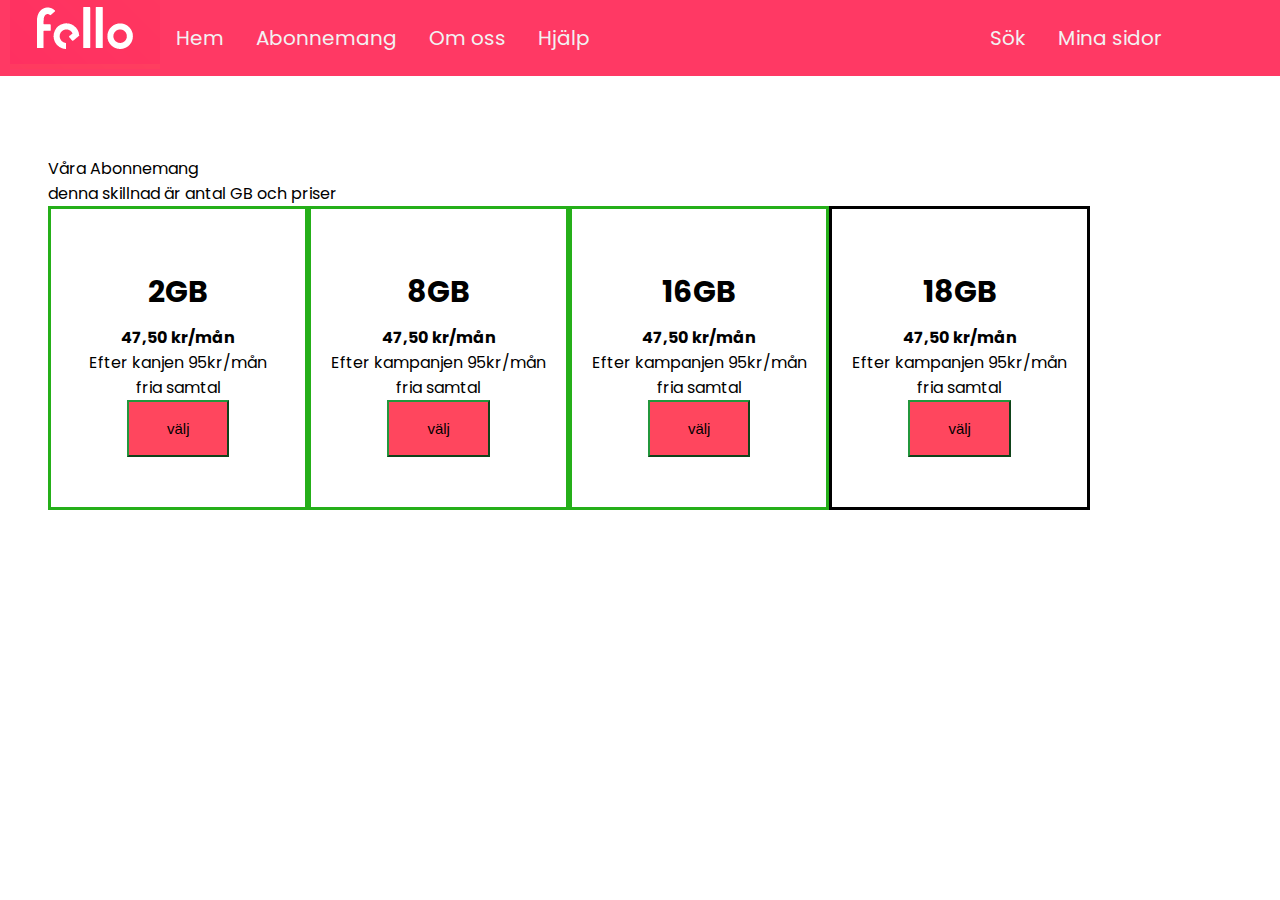
<file: Abonnemang.html>
<!DOCTYPE html>
<html lang="sv">

<head>
    <meta charset="UTF-8">
    <meta http-equiv="X-UA-Compatible" content="IE=edge">
    <!--I denna meta ska vi definiera nyckelord för sökmotorer.-->
    <meta name="keywords" content="HTML, CSS">
    <!--Definiera den som har gjort webbplatsen.-->
    <meta name="author" content="Joud Almualem">
    <!--Definiera lite beskrivning.-->
    <meta name="description" content="Webbplats för en pizzeria">
    <!--för att ställa in visningsporten så att webbplatsen 
                passar för alla enheter.-->
    <meta name="viewport" content="width=device-width, initial-scale=1.0">
    <!--Dokumentets title.-->
    <link rel="stylesheet" href="style.css">
    <script src="https://ajax.googleapis.com/ajax/libs/jquery/1.11.2/jquery.min.js"></script>  
    <title>Joud's Website</title>
</head>

<body class="abonnemang-page">

    <header class="header">
        <div class="logo"><img src="images/fello.png" alt="logo"></div>
        <!-- Hamburger icon -->
        <input class="side-menu" type="checkbox" id="side-menu">
        <label class="hamb" for="side-menu"><span class="hamb-line"></span></label>
        <nav class="nav">
            <div class="menu">
                <ul class="left-menu">
                    <li> <a href="index.html">Hem</a> </li>
                    <li> <a href="Abonnemang.html">Abonnemang</a> </li>
                    <li> <a href="Om_oss.html">Om oss</a></li>
                    <li> <a href="hjälp.html">Hjälp</a></li>
                </ul>
                <ul class="right-menu">
                    <li> <a href="Sök.html">Sök</a></li>
                    <li> <a href="Mina_Sidor.html">Mina sidor</a></li>
                </ul>
            </div>
        </nav>
    </header>

    <div class="abonnemang-content">
        <div>
            Våra Abonnemang
        </div>
        <div>
            denna skillnad är antal GB och priser
        </div>
        <div class="låda">
            <div class="square box">
                <p></p>
                <div>
                    <p> 2GB</p>
                </div>
                <b>47,50 kr/mån</b>

                <liten>
                    <p> Efter kanjen 95kr/mån
                </liten>
                </p>
                <div>fria samtal</div>
                <button class="chooseBtn"><a href="välja.html">välj</a></button>
            </div>

            <div class="squaree box">
                <p></p>
                <div>
                    <p> 8GB</p>
                </div>
                <b>47,50 kr/mån</b>
                <liten>
                    <p> Efter kampanjen 95kr/mån
                </liten>
                </p>
                <div>fria samtal</div>
                <button class="chooseBtn"><a href="välja.html">välj</a></button>
            </div>

            <div class="squareee box">
                <p></p>
                <div>
                    <p> 16GB</p>
                </div>
                <b>47,50 kr/mån</b>
                <liten>
                    <p> Efter kampanjen 95kr/mån
                </liten>
                </p>
                <div>fria samtal</div>
                <button class="chooseBtn"><a href="välja.html">välj</a></button>
            </div>
            <div class="squareeee box">
                <p></p>
                <div>
                    <p> 18GB</p>
                </div>
                <b>47,50 kr/mån</b>
                <liten>
                    <p> Efter kampanjen 95kr/mån
                </liten>
                </p>
                <div>fria samtal</div>
                <button class="chooseBtn"><a href="välja.html">välj</a></button>
            </div>
        </div>
    </div>


</body>
<script src="./javascript/Abonnemang.js"></script>
</html>
</file>
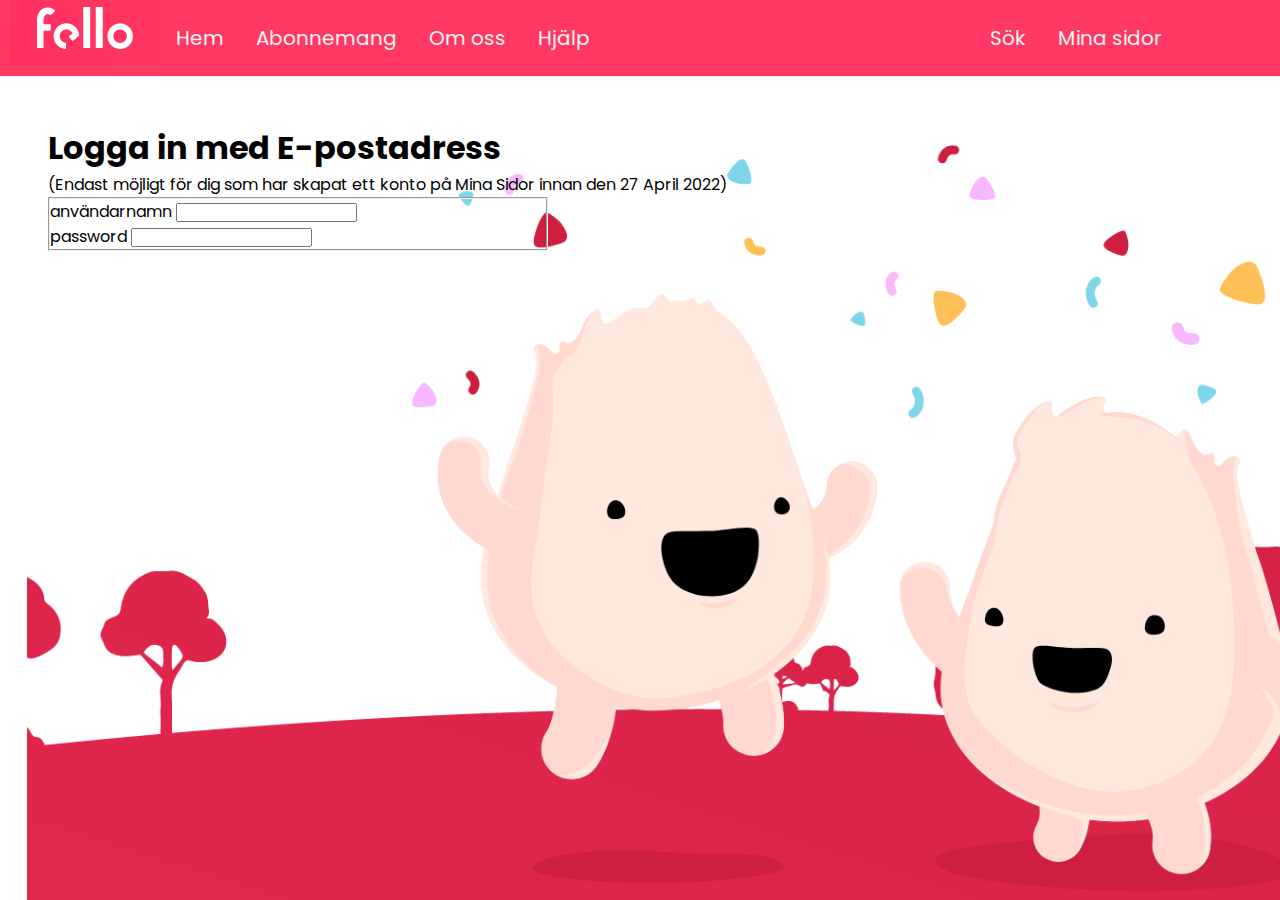
<file: inloggning.html>
<!DOCTYPE html>
<html lang="sv">

<head>
    <meta charset="UTF-8">
    <meta http-equiv="X-UA-Compatible" content="IE=edge">
    <!--I denna meta ska vi definiera nyckelord för sökmotorer.-->
    <meta name="keywords" content="HTML, CSS">
    <!--Definiera den som har gjort webbplatsen.-->
    <meta name="author" content="Joud Almualem">
    <!--Definiera lite beskrivning.-->
    <meta name="description" content="Webbplats för en pizzeria">
    <!--för att ställa in visningsporten så att webbplatsen 
                passar för alla enheter.-->
    <meta name="viewport" content="width=device-width, initial-scale=1.0">
    <!--Dokumentets title.-->
    <link rel="stylesheet" href="style.css">
    <title>Joud's Website</title>
</head>

<body class="minasidor-inloggning">
    <header class="header">
        <div class="logo"><img src="images/fello.png" alt="logo"></div>
        <!-- Hamburger icon -->
        <input class="side-menu" type="checkbox" id="side-menu">
        <label class="hamb" for="side-menu"><span class="hamb-line"></span></label>
        <nav class="nav">
            <div class="menu">
                <ul class="left-menu">
                    <li> <a href="index.html">Hem</a> </li>
                    <li> <a href="Abonnemang.html">Abonnemang</a> </li>
                    <li> <a href="Om_oss.html">Om oss</a></li>
                    <li> <a href="hjälp.html">Hjälp</a></li>
                </ul>
                <ul class="right-menu">
                    <li> <a href="Sök.html">Sök</a></li>
                    <li> <a href="Mina_Sidor.html">Mina sidor</a></li>
                </ul>
            </div>
        </nav>
    </header>

    <div class="inloggning-content">
        <h1>Logga in med E-postadress</h1>
        <p>(Endast möjligt för dig som har skapat ett konto på Mina Sidor innan den 27 April 2022)</p>

        <form id="form" name="form" method="post" action="">
            <fieldset style="width: 500px;">

                <label for="användarnamn"><E-postadress>användarnamn</E-postadress></label>
                <input type="text" name="fnamn" id="användarnamn" tabindex="1" />
                <br>

                <label for="postnr">password</label>
                <input type="text" name="postnr" id="postnr" tabindex="4" /> <br>
            </fieldset>
    </div>

</body>

</html>
</file>
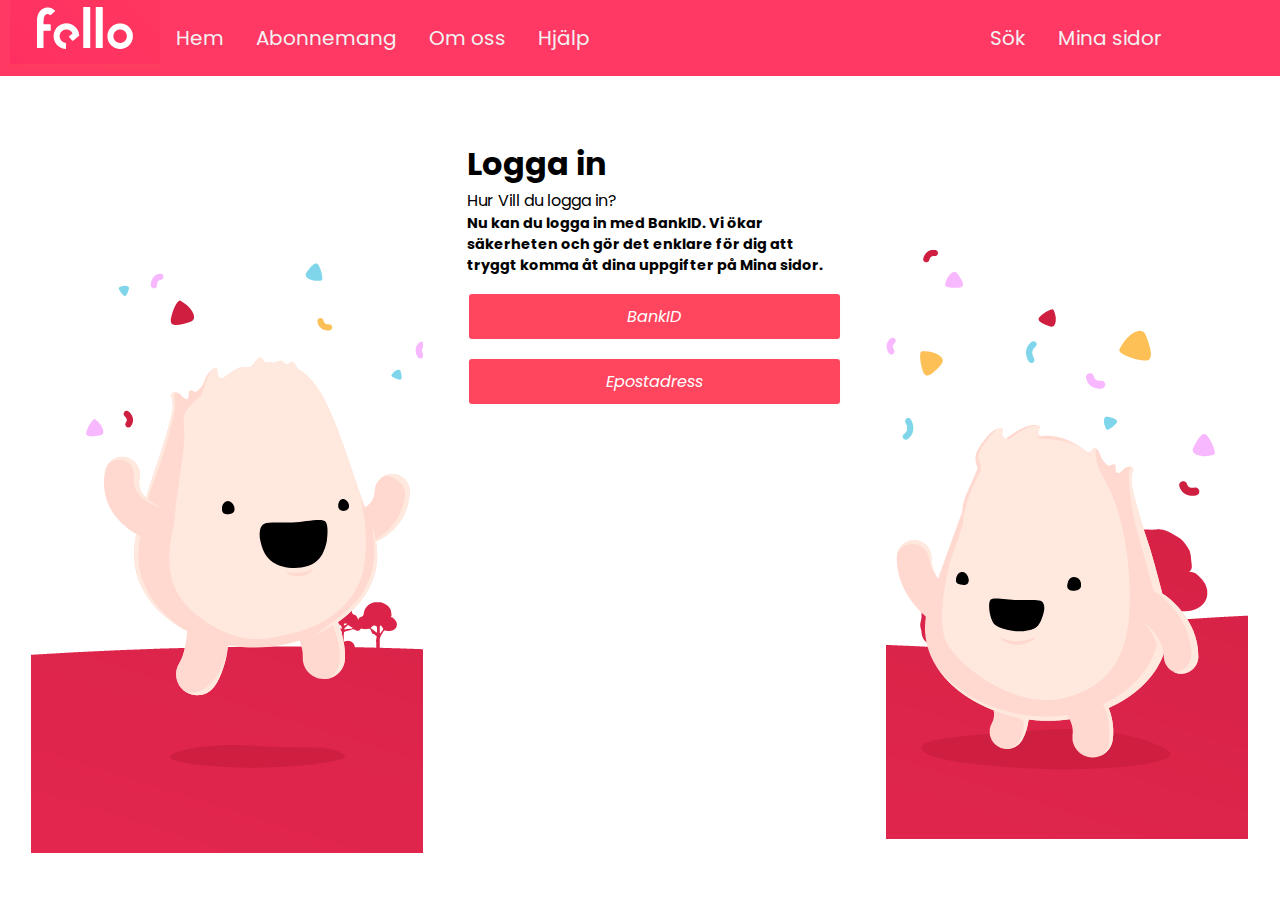
<file: Mina_Sidor.html>
<!DOCTYPE html>
<html lang="sv">

<head>
    <meta charset="UTF-8">
    <meta http-equiv="X-UA-Compatible" content="IE=edge">
    <!--I denna meta ska vi definiera nyckelord för sökmotorer.-->
    <meta name="keywords" content="HTML, CSS">
    <!--Definiera den som har gjort webbplatsen.-->
    <meta name="author" content="Joud Almualem">
    <!--Definiera lite beskrivning.-->
    <meta name="description" content="Webbplats för en pizzeria">
    <!--för att ställa in visningsporten så att webbplatsen 
                passar för alla enheter.-->
    <meta name="viewport" content="width=device-width, initial-scale=1.0">
    <!--Dokumentets title.-->
    <link rel="stylesheet" href="style.css">
    <title>Joud's Website</title>
</head>

<body>

    <header class="header">
        <div class="logo"><img src="images/fello.png" alt="logo"></div>
        <!-- Hamburger icon -->
        <input class="side-menu" type="checkbox" id="side-menu">
        <label class="hamb" for="side-menu"><span class="hamb-line"></span></label>
        <nav class="nav">
            <div class="menu">
                <ul class="left-menu">
                    <li> <a href="index.html">Hem</a> </li>
                    <li> <a href="Abonnemang.html">Abonnemang</a> </li>
                    <li> <a href="Om_oss.html">Om oss</a></li>
                    <li> <a href="hjälp.html">Hjälp</a></li>
                </ul>
                <ul class="right-menu">
                    <li> <a href="Sök.html">Sök</a></li>
                    <li> <a href="Mina_Sidor.html">Mina sidor</a></li>
                </ul>
            </div>
        </nav>
    </header>

    <div class="myside">
        <div class="minasidor">
            <img src="images/mina_sidor1.png">
        </div>

        <div id="banking-text">
            <h1>Logga in </h1>
            <p>Hur Vill du logga in?</p>
            <div>
                <h3>Nu kan du logga in med BankID. Vi ökar säkerheten och gör det
                    enklare för dig att tryggt komma åt dina uppgifter på Mina sidor.</h3>
            </div>
            <p><a href="https://app.bankid.com/?autostarttoken=[TOKEN]&redirect=[RETURNURL]">BankID</a></p>
            <p><a href="inloggning.html">Epostadress</a></p>
        </div>

        <div class="minasidor2">
            <img src="images/minasidor2.png">
        </div>
    </div>

</body>

</html>
</file>
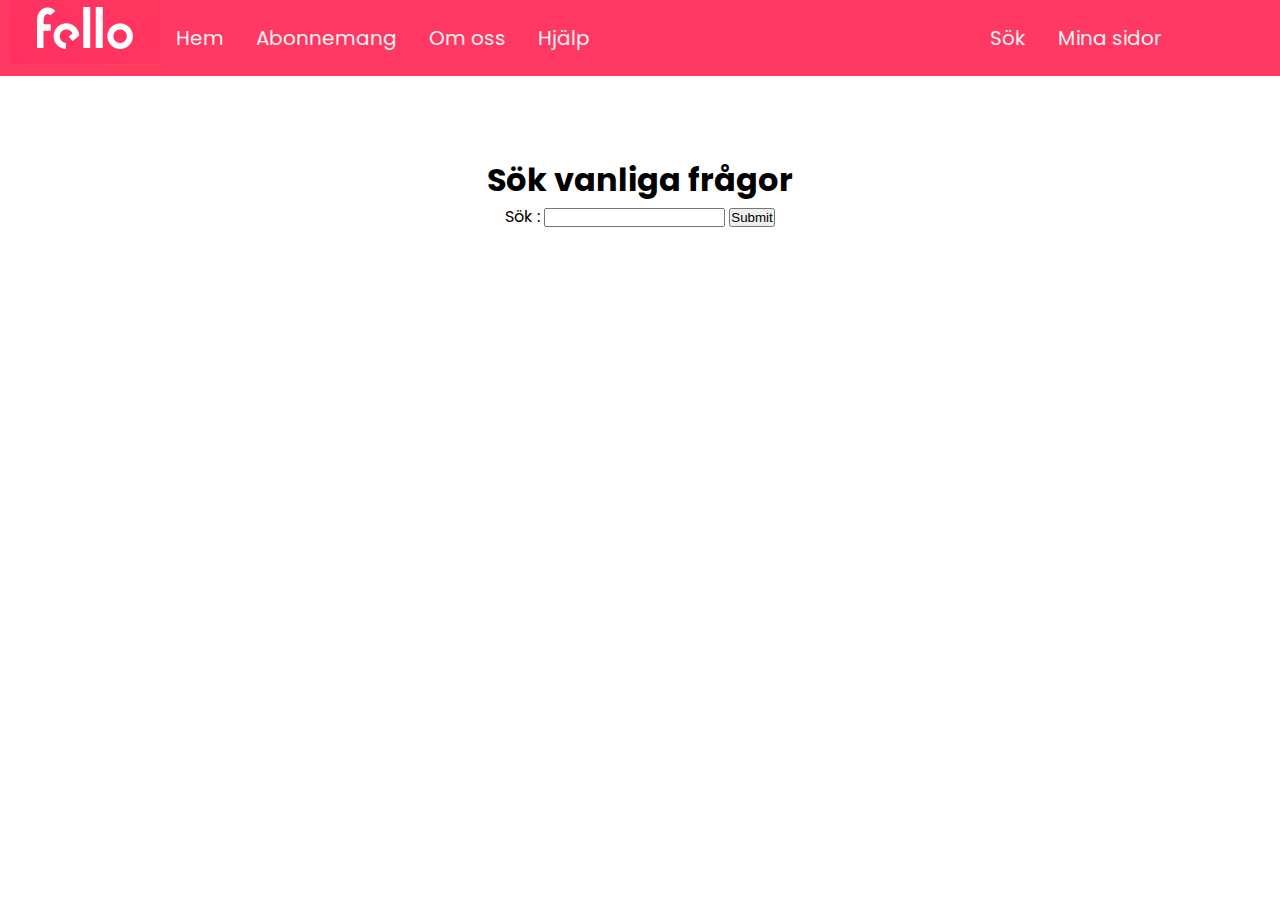
<file: Sök.html>
<!DOCTYPE html>
<html lang="sv">

<head>
    <meta charset="UTF-8">
    <meta http-equiv="X-UA-Compatible" content="IE=edge">
    <!--I denna meta ska vi definiera nyckelord för sökmotorer.-->
    <meta name="keywords" content="HTML, CSS">
    <!--Definiera den som har gjort webbplatsen.-->
    <meta name="author" content="Joud Almualem">
    <!--Definiera lite beskrivning.-->
    <meta name="description" content="Webbplats för en pizzeria">
    <!--för att ställa in visningsporten så att webbplatsen 
                passar för alla enheter.-->
    <meta name="viewport" content="width=device-width, initial-scale=1.0">
    <!--Dokumentets title.-->
    <link rel="stylesheet" href="style.css">
    <title>Joud's Website</title>
</head>

<body>

    <header class="header">
        <div class="logo"><img src="images/fello.png" alt="logo"></div>
        <!-- Hamburger icon -->
        <input class="side-menu" type="checkbox" id="side-menu">
        <label class="hamb" for="side-menu"><span class="hamb-line"></span></label>
        <nav class="nav">
            <div class="menu">
                <ul class="left-menu">
                    <li> <a href="index.html">Hem</a> </li>
                    <li> <a href="Abonnemang.html">Abonnemang</a> </li>
                    <li> <a href="Om_oss.html">Om oss</a></li>
                    <li> <a href="hjälp.html">Hjälp</a></li>
                </ul>
                <ul class="right-menu">
                    <li> <a href="Sök.html">Sök</a></li>
                    <li> <a href="Mina_Sidor.html">Mina sidor</a></li>
                </ul>
            </div>
        </nav>
    </header>

    <div class="search">
        <h1>Sök vanliga frågor</h1>
        <form action="/action_page.php">
            <label for="gsearch">Sök :</label>
            <input type="search" id="gsearch" name="gsearch">
            <input type="submit">
        </form>
    </div>




</body>

</html>
</file>
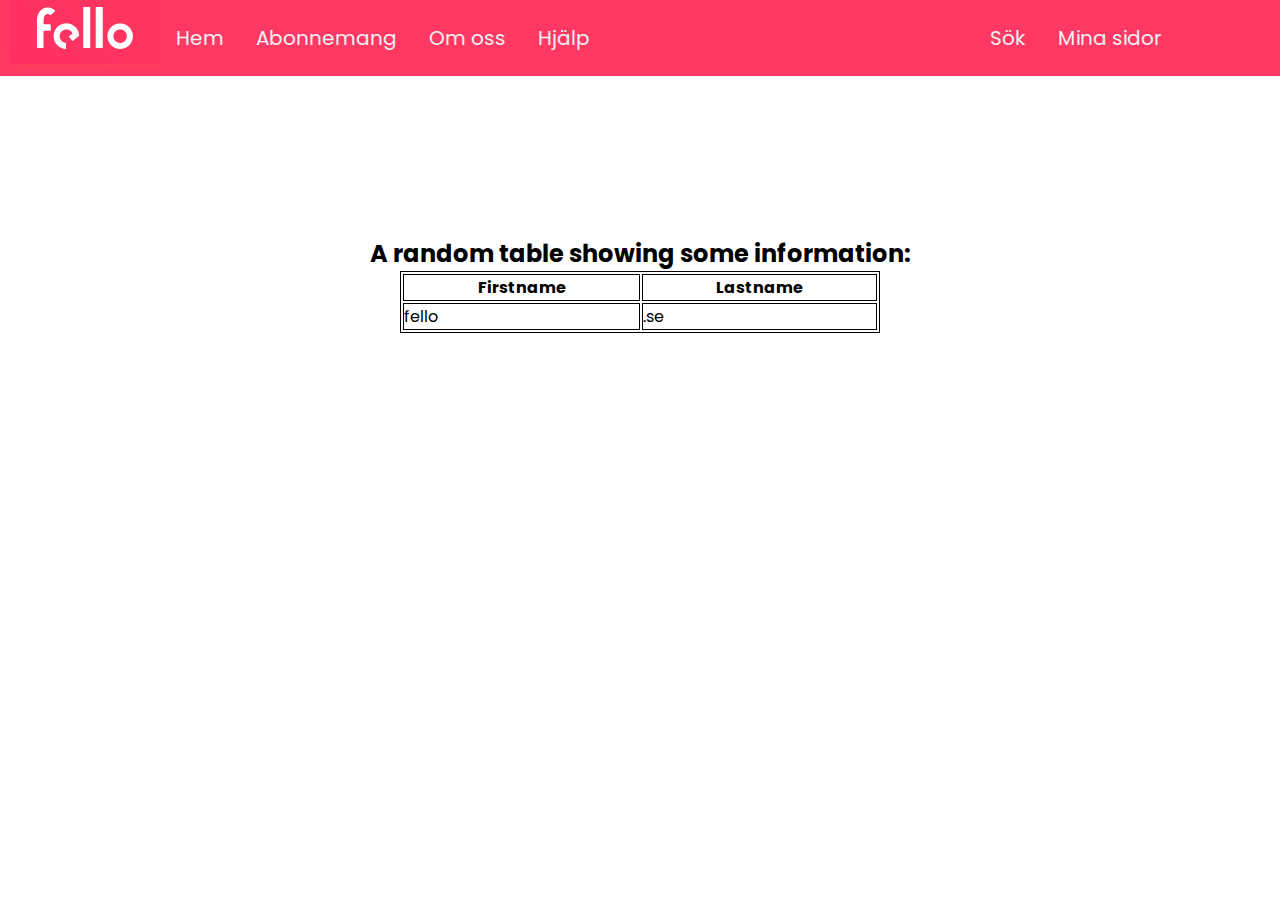
<file: välja.html>
<!DOCTYPE html>
<html lang="sv">

<head>
    <meta charset="UTF-8">
    <meta http-equiv="X-UA-Compatible" content="IE=edge">
    <!--I denna meta ska vi definiera nyckelord för sökmotorer.-->
    <meta name="keywords" content="HTML, CSS">
    <!--Definiera den som har gjort webbplatsen.-->
    <meta name="author" content="Joud Almualem">
    <!--Definiera lite beskrivning.-->
    <meta name="description" content="Webbplats för en pizzeria">
    <!--för att ställa in visningsporten så att webbplatsen 
                passar för alla enheter.-->
    <meta name="viewport" content="width=device-width, initial-scale=1.0">
    <!--Dokumentets title.-->
    <link rel="stylesheet" href="style.css">
    <title>Joud's Website</title>
</head>

<body>

    <header class="header">
        <div class="logo"><img src="images/fello.png" alt="logo"></div>
        <!-- Hamburger icon -->
        <input class="side-menu" type="checkbox" id="side-menu">
        <label class="hamb" for="side-menu"><span class="hamb-line"></span></label>
        <nav class="nav">
            <div class="menu">
                <ul class="left-menu">
                    <li> <a href="index.html">Hem</a> </li>
                    <li> <a href="Abonnemang.html">Abonnemang</a> </li>
                    <li> <a href="Om_oss.html">Om oss</a></li>
                    <li> <a href="hjälp.html">Hjälp</a></li>
                </ul>
                <ul class="right-menu">
                    <li> <a href="Sök.html">Sök</a></li>
                    <li> <a href="Mina_Sidor.html">Mina sidor</a></li>
                </ul>
            </div>
        </nav>
    </header>

    <div class="main-table-content">
        <div>
            <h2>A random table showing some information:</h2>
        </div>
        <div class="main-table">
            <table>
                <tr>
                    <th>Firstname</th>
                    <th>Lastname</th>
                </tr>
                <tr>
                    <td>fello</td>
                    <td>.se</td>
                </tr>
            </table>
        </div>
    </div>

</body>

</html>
</file>
<file: style.css>
@import url("https://fonts.googleapis.com/css2?family=Poppins:wght@400;700&display=swap");

:root {
    --white: #f9f9f9;
    --black: #36383F;
    --gray: #85888C;
}

* {
    margin: 0;
    padding: 0;
    box-sizing: border-box;
}


body {
    font-family: "Poppins", sans-serif;
}

ul {
    list-style: none;
}

a {
    text-decoration: none;
}

/* Style the top navigation bar */
.header {
    background-color: rgb(255, 57, 100);
    position: sticky;
}

.logo {
    display: inline-block;
    margin-left: 10px;
}

.menu a:hover {
    /* background-color: rgb(109, 84, 94); */
    /* color: black; */
    text-decoration: underline;
    text-underline-offset: 10px;
}

/* Nav menu */
.nav {
    width: 100%;
    height: 100%;
    position: fixed;
    background-color: #ff465e;
    overflow: hidden;

}

.menu {
    display: flex;
    flex-direction: column;
    width: 100%;
}

.menu a {
    display: block;
    padding: 30px;
    color: var(--white);
}

/* .menu a:hover{
    background-color: var(--white);
    color: #ff465e;
} */
.nav {
    display: flex;
    max-height: 0;
    transition: max-height .5s ease-out;
}

.hamb {
    cursor: pointer;
    float: right;
    padding: 30px 20px;
}

/* Style label tag */

.hamb-line {
    background: var(--white);
    display: block;
    height: 2px;
    position: relative;
    width: 24px;

}

/* Style span tag */

.hamb-line::before,
.hamb-line::after {
    background: var(--white);
    content: '';
    display: block;
    height: 100%;
    position: absolute;
    transition: all .2s ease-out;
    width: 100%;
}

.hamb-line::before {
    top: 5px;
}

.hamb-line::after {
    top: -5px;
}

.side-menu {
    display: none;
}

/* Toggle menu icon */
.side-menu:checked~nav {
    max-height: 100%;
}

.side-menu:checked~.hamb .hamb-line {
    background: transparent;
}

.side-menu:checked~.hamb .hamb-line::before {
    transform: rotate(-45deg);
    top: 0;
}

.side-menu:checked~.hamb .hamb-line::after {
    transform: rotate(45deg);
    top: 0;
}


/* Style the topnav links */
.header a {
    color: #f2f2f2;
    text-align: center;
    padding: 23px 16px;
    font-size: 20px;
}






#content-title {
    font-size: 50px;
    font-style: italic;
}

.Homeimg img {
    width: 100%;
}

.Homebackgrund {
    color: #f2f2f2;
    font-size: 20px;
    padding: 2em 1em 2em 2em;
    width: 100%;
}

.Homebackgrund a {
    text-decoration: none;
    float: left;
    text-align: center;
    color: white;
    border: 2px solid rgb(252, 252, 252);
    width: 100%;
    padding: 10px 10px;
    margin-top: 1em;
    border-radius: 5px;
    font-style: italic;

}

.Homebackgrund a:hover {
    color: #ff465e;
    background-color: white;
}

.main-content {
    display: flex;
    width: 100%;
    background-color: #ff465e;
    flex-direction: column-reverse;
    justify-content: center;
}

.Homeimg {
    padding: 0 15% 0 15%;
}

.footer-content {
    display: flex;
    flex-direction: column;
    align-items: center;
}

.hometext {
    font-size: 20px;
    width: 100%;
    padding: 0 2em 10em 2em;
}



/* Responsiveness */
@media (min-width: 768px) {
    .header {
        display: flex;
    }

    .nav {
        display: flex;
        max-height: none;
        top: 0;
        position: relative;
        float: right;
        width: fit-content;
        background-color: transparent;
    }

    .menu li {
        float: left;
    }

    .hamb {
        display: none;
    }

    .menu {
        flex-direction: row;
    }

    .right-menu {
        padding-left: 23em;
    }

    /* Change color on hover */

    .main-content {
        background-color: #ff465e;
        display: flex;
        flex-direction: row;
        justify-content: stretch;
        padding: 40px 0 40px 0;
    }

    .Homebackgrund a {
        text-decoration: none;
        float: left;
        text-align: center;
        color: white;
        border: 2px solid rgb(252, 252, 252);
        width: 60%;
        padding: 10px 10px;
        margin-top: 1em;
        border-radius: 5px;
        font-style: italic;
    }

    .Homebackgrund {
        color: #f2f2f2;
        font-size: 20px;
        padding: 5em 0em 5em 5em;
        width: 60%;
    }

    .Homeimg {
        padding: 0;
    }

    .footer-content {
        display: flex;
        flex-direction: row;
        justify-content: space-around;
    }

    .hometext {
        width: 50%;
        padding: 3em 0 5em 0;
    }

}

/************************** Style for OM_OSS page *******************************/
.om-oss-page {
    background-color: #ff465e;
}

.audio-section {
    display: flex;
    justify-content: center;
    padding-top: 7em;
}

.audio {
    display: flex;
    flex-direction: column;
    align-items: center;
    justify-content: center;
}

.audio-heading {
    color: #f2f2f2;
    font-size: 25px;
    padding: 5px 30px 0 0;
}

.video-section {
    display: flex;
    justify-content: center;
    padding-top: 5em;
}

.video {
    display: flex;
    flex-direction: column;
    align-items: center;
    justify-content: center;
}

.video-heading {
    color: #f2f2f2;
    font-size: 25px;
    padding: 5em 30px 0 0;
}

/************************** Style for abonnemang page *******************************/
.abonnemang-content {
    padding: 5em 3em 0 3em;
}

.låda {
    width: 110%;
    align-content: stretch;

}

.låda a {
    color: black;
    text-decoration: none;
    /* border: 2px solid #23973c; */
    display: inline-block;
    text-decoration: none;

    padding: 13px 33px;
    font-size: 15px;
    background: transparent;
    position: relative;
    cursor: pointer;

}


/*abonnemang*/
.square {
    float: left;
    height: 300px;
    width: 300px;
    background-color: rgb(255, 255, 255);
    border-style: solid;
    border-color: rgb(37, 175, 25);
    text-align: center;



    display: table;
    width: 20%;
    border-collapse: separate;
    border-spacing: 15px 50px;




}

.squaree {
    float: left;
    height: 300px;
    width: 300px;
    background-color: rgb(255, 255, 255);
    border-style: solid;
    border-color: rgb(37, 175, 25);
    text-align: center;
    display: table;
    width: 20%;
    border-collapse: separate;
    border-spacing: 15px 50px;


}

.squareee {
    float: left;
    height: 300px;
    width: 300px;
    background-color: rgb(255, 255, 255);
    border-style: solid;
    border-color: rgb(37, 175, 25);
    text-align: center;



    display: table;
    width: 20%;
    border-collapse: separate;
    border-spacing: 15px 50px;


}

.squareeee {
    float: left;
    height: 300px;
    width: 300px;
    background-color: rgb(255, 255, 255);
    border-style: solid;
    /* border-color: rgb(37, 175, 25); */
    text-align: center;



    display: table;
    width: 20%;
    border-collapse: separate;
    border-spacing: 15px 50px;


}

.square div p {
    font-size: 30px;
    /* color: #23973c; */
    text-align: center;


    font-weight: bold;
    margin: 10px
}

.squaree div p {
    font-size: 30px;
    /* color: #23973c; */
    text-align: center;


    font-weight: bold;
    margin: 10px;

}

.squareee div p {
    font-size: 30px;
    /* color: #23973c; */
    text-align: center;


    font-weight: bold;
    margin: 10px;

}

.squareeee div p {
    font-size: 30px;
    /* color: #23973c; */
    text-align: center;


    font-weight: bold;
    margin: 10px;

}

/************************** Style for sök page *******************************/
.search {
    margin-top: 5em;
    display: flex;
    flex-direction: column;
    align-items: center;
}

/************************** Style for mina_sidor page *******************************/

#banking-text h3 {
    font-size: 90%
}

#banking-text {
    width: 30%;
}

.myside {
    display: flex;
    justify-content: space-between;
    margin: 4em 2em 0 0;
}

#banking-text a {
    text-decoration: none;
    float: left;
    text-align: center;
    color: white;
    border: 2px solid rgb(252, 252, 252);
    width: 100%;
    padding: 10px 10px;
    margin-top: 1em;
    border-radius: 5px;
    font-style: italic;
    background-color: #ff465e;
}

#banking-text a:hover {
    color: #ff465e;
    background-color: whitesmoke;
}

/************************** Style for help page *******************************/
#help-text {
    display: flex;
    justify-content: center;
    margin-top: 20em;
}

/************************** Style for inloggning page *******************************/
.minasidor-inloggning {
    background-image: url(images/inloggningp.png);
}

.inloggning-content {
    display: flex;
    flex-direction: column;
    justify-content: center;
    margin-top: 3em;
    margin-left: 3em;
}

/************************** Style for välja page *******************************/
table,
td,
th {
    border: 1px solid;
}

table {
    width: 30em;
}

.main-table-content {
    display: flex;
    flex-direction: column;
    align-items: center;
    margin-top: 10em;
}

button {
    background-color: #ff465e; /* Green */
    padding: 5px 5px;
    border-color: #23973c;
    text-align: center;
    color: white;
    text-decoration: none;
    display: inline-block;
    font-size: 12px;
}
</file>
